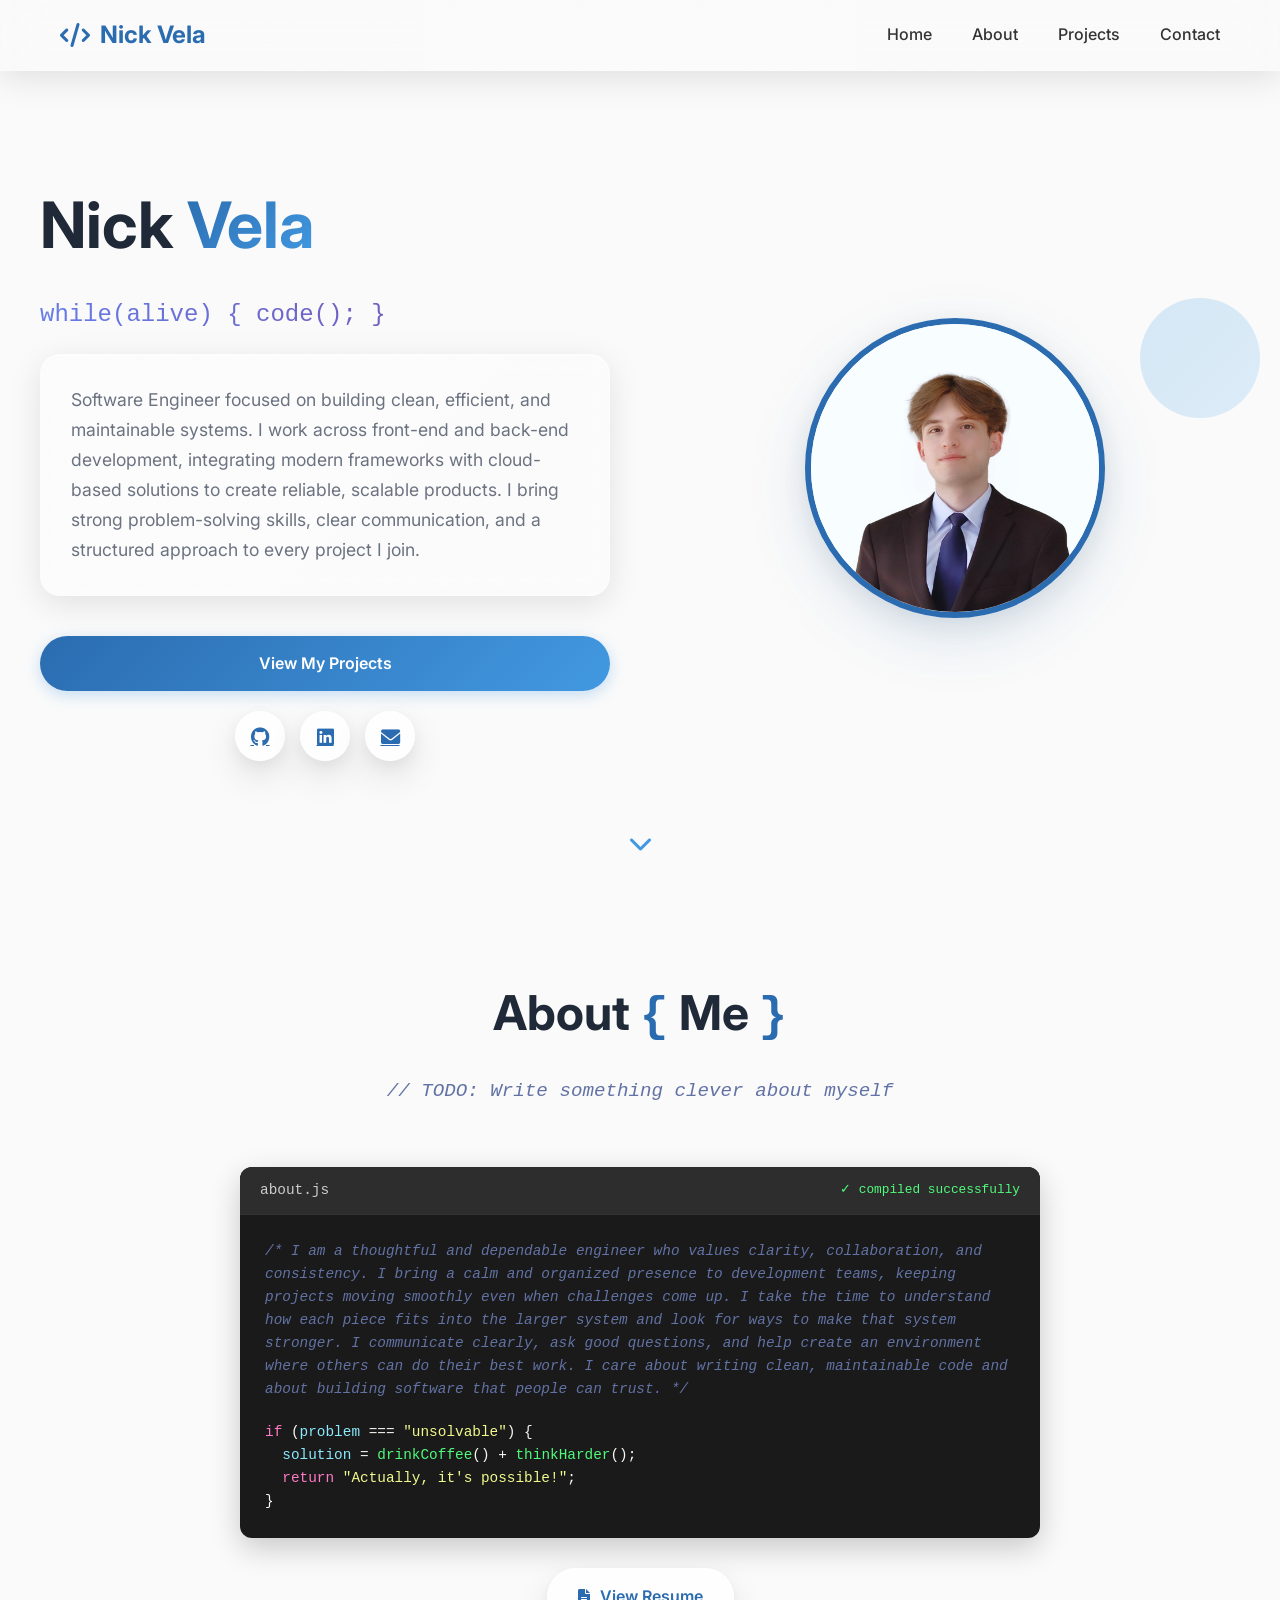
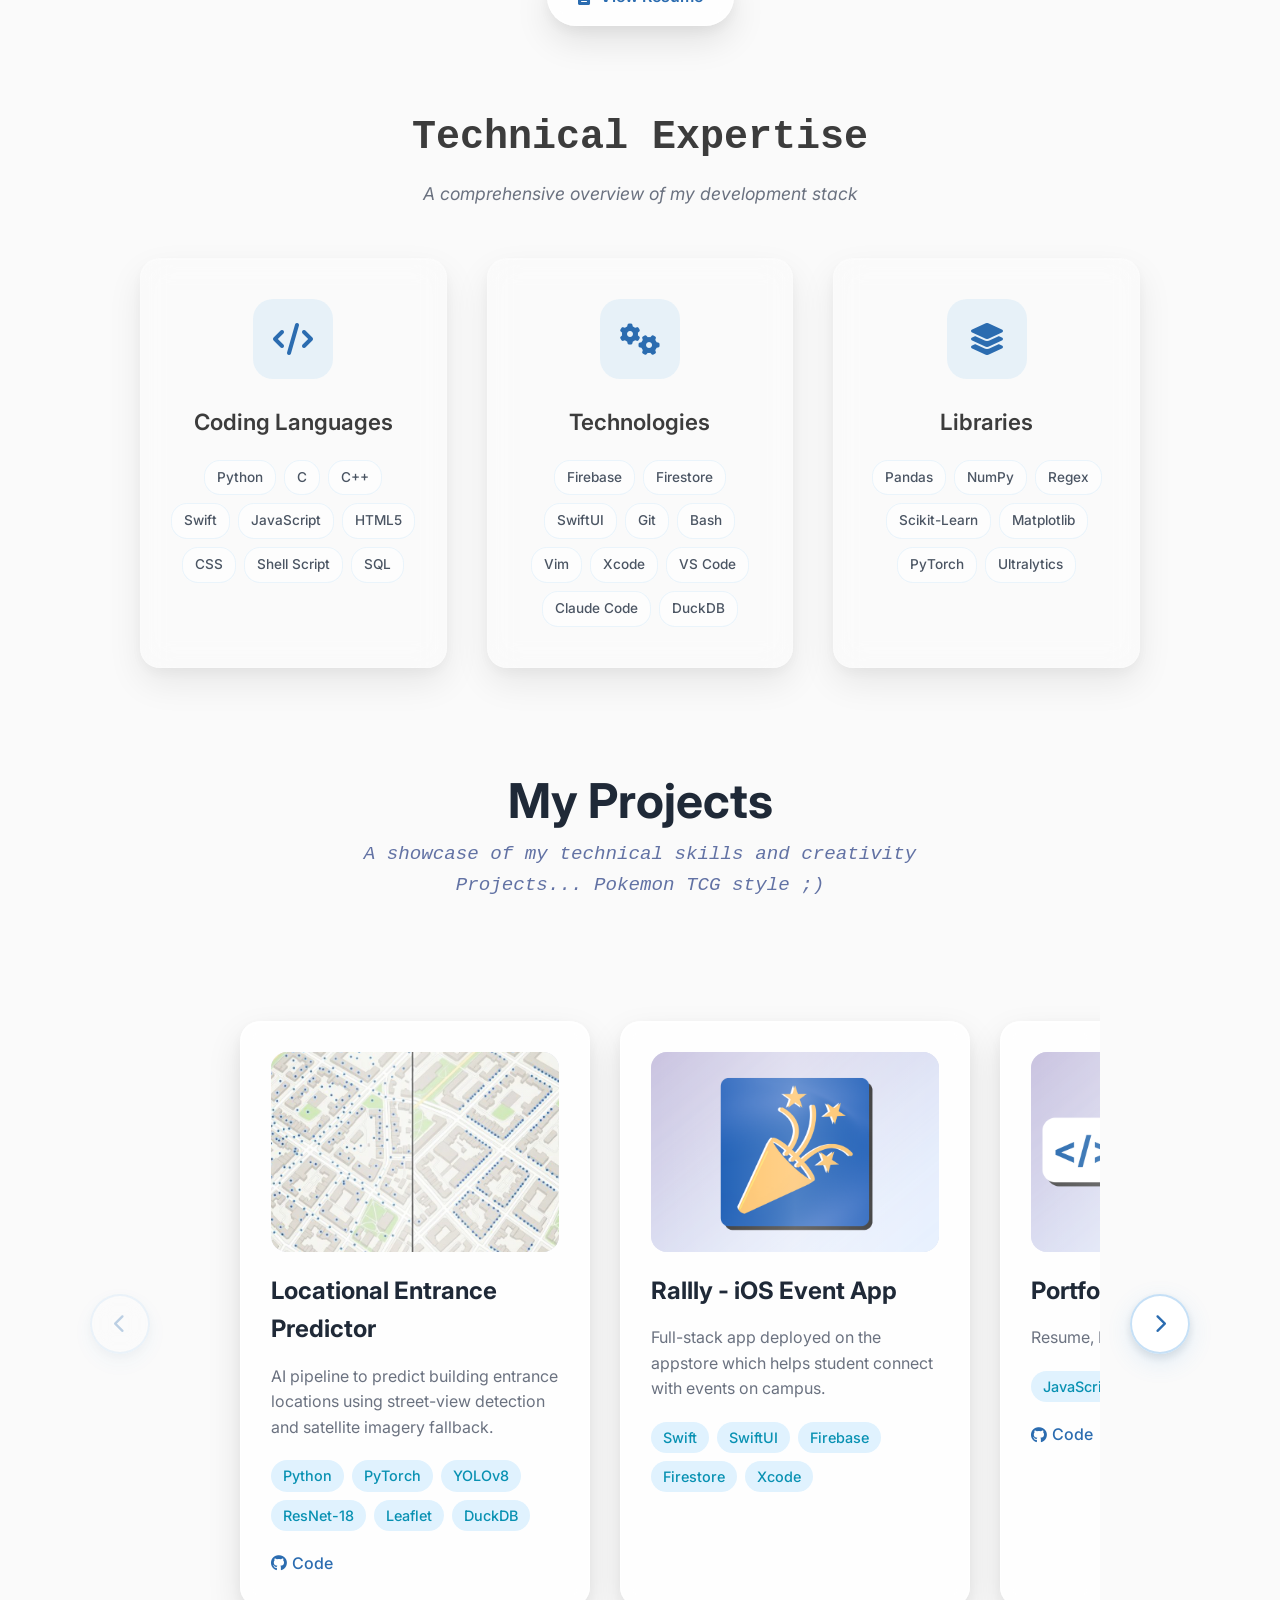
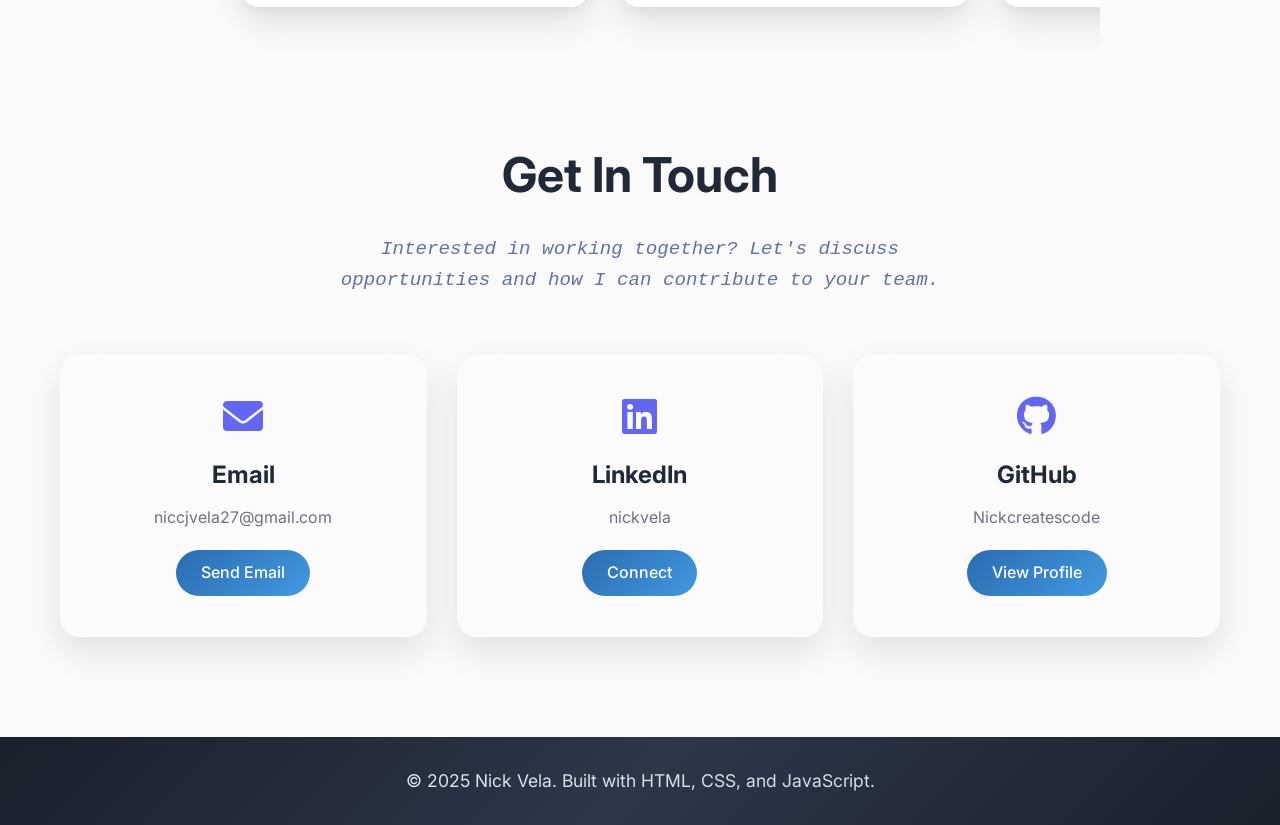
<file: index.html>
<!DOCTYPE html>
<html lang="en">
<head>
    <meta charset="UTF-8">
    <meta name="viewport" content="width=device-width, initial-scale=1.0">
    <title>Nick Vela - Software Engineer</title>
    <link rel="stylesheet" href="styles.css">
    <link href="https://cdnjs.cloudflare.com/ajax/libs/font-awesome/6.0.0/css/all.min.css" rel="stylesheet">
    <link href="https://fonts.googleapis.com/css2?family=Inter:wght@300;400;500;600;700&display=swap" rel="stylesheet">
</head>
<body>

    <!-- Navigation -->
    <nav class="navbar">
        <div class="nav-container">
            <div class="nav-logo">
                <i class="fas fa-code"></i>
                <span>Nick Vela</span>
            </div>
            <ul class="nav-menu">
                <li><a href="#home">Home</a></li>
                <li><a href="#about">About</a></li>
                <li><a href="#projects">Projects</a></li>
                <li><a href="#contact">Contact</a></li>
            </ul>
            <div class="hamburger">
                <span></span>
                <span></span>
                <span></span>
            </div>
        </div>
    </nav>

    <!-- Hero Section -->
    <section id="home" class="hero">
        <div class="hero-content">
            <div class="hero-text">
                <h1>Nick <span class="highlight">Vela</span></h1>
                <p class="tagline">while(alive) { code(); }</p>
                <p class="description">
                    Software Engineer focused on building clean, efficient, 
                    and maintainable systems. I work across front-end and back-end 
                    development, integrating modern frameworks with cloud-based 
                    solutions to create reliable, scalable products. I bring strong 
                    problem-solving skills, clear communication, and a structured 
                    approach to every project I join.
                </p>
                <div class="hero-buttons">
                    <a href="#projects" class="btn primary">View My Projects</a>
                    <div class="social-links">
                        <a href="https://github.com/Nickcreatescode" target="_blank"><i class="fab fa-github"></i></a>
                        <a href="https://www.linkedin.com/in/nickvela/" target="_blank"><i class="fab fa-linkedin"></i></a>
                        <a href="mailto:niccjvela27@gmail.com"><i class="fas fa-envelope"></i></a>
                    </div>
                </div>
            </div>
            <div class="hero-image">
                <div class="main-profile-picture">
                    <div class="profile-frame">
                        <img src="images/hero.jpeg" alt="Nick Vela Profile Photo" class="profile-image">
                    </div>
                    <div class="profile-accent"></div>
                </div>
            </div>
        </div>
        <div class="scroll-indicator">
            <i class="fas fa-chevron-down"></i>
        </div>
    </section>

    <!-- About Section -->
    <section id="about" class="about">
        <div class="container">
            <h2>About <span class="code-bracket">{</span> Me <span class="code-bracket">}</span></h2>
            <p class="section-subtitle">// TODO: Write something clever about myself</p>
            
            <div class="about-content">
                <div class="about-intro">
                    <div class="code-block-section">
                        <div class="code-header">
                            <span class="file-name">about.js</span>
                            <span class="file-status">✓ compiled successfully</span>
                        </div>
                        <div class="code-content">
                            <p class="code-comment">/* 
                             I am a thoughtful and dependable engineer who values clarity, collaboration, 
                             and consistency. I bring a calm and organized presence to development teams, 
                             keeping projects moving smoothly even when challenges come up. I take the time 
                             to understand how each piece fits into the larger system and look for ways to 
                             make that system stronger. I communicate clearly, ask good questions, and help 
                             create an environment where others can do their best work. I care about writing 
                             clean, maintainable code and about building software that people can trust.
                             */</p>
                            
                            <p class="code-statement">
                                <span class="code-keyword">if</span> (<span class="code-variable">problem</span> === <span class="code-string">"unsolvable"</span>) {<br>
                                &nbsp;&nbsp;<span class="code-variable">solution</span> = <span class="code-function">drinkCoffee</span>() + <span class="code-function">thinkHarder</span>();<br>
                                &nbsp;&nbsp;<span class="code-keyword">return</span> <span class="code-string">"Actually, it's possible!"</span>;<br>
                                }
                            </p>
                        </div>
                    </div>
                    <div class="resume-button-container">
                        <a href="resume.pdf" class="btn resume-btn">
                            <i class="fas fa-file-alt"></i>
                            View Resume
                        </a>
                    </div>
                </div>
                
                <div class="skills-section">
                    <div class="skills-header">
                        <h3>Technical Expertise</h3>
                        <p>A comprehensive overview of my development stack</p>
                    </div>
                    
                    <div class="skills-grid">
                        <div class="skill-category languages">
                            <div class="skill-icon">
                                <i class="fas fa-code"></i>
                            </div>
                            <h4>Coding Languages</h4>
                            <div class="skill-list">
                                <span>Python</span><span>C</span><span>C++</span>
                                <span>Swift</span><span>JavaScript</span><span>HTML5</span>
                                <span>CSS</span><span>Shell Script</span><span>SQL</span>
                            </div>
                        </div>
                        
                        <div class="skill-category technologies">
                            <div class="skill-icon">
                                <i class="fas fa-cogs"></i>
                            </div>
                            <h4>Technologies</h4>
                            <div class="skill-list">
                                <span>Firebase</span><span>Firestore</span><span>SwiftUI</span>
                                <span>Git</span><span>Bash</span><span>Vim</span><span>Xcode</span>
                                <span>VS Code</span><span>Claude Code</span><span>DuckDB</span>
                            </div>
                        </div>

                        <div class="skill-category libraries">
                            <div class="skill-icon">
                                <i class="fas fa-layer-group"></i>
                            </div>
                            <h4>Libraries</h4>
                            <div class="skill-list">
                                <span>Pandas</span><span>NumPy</span><span>Regex</span>
                                <span>Scikit-Learn</span><span>Matplotlib</span>
                                <span>PyTorch</span><span>Ultralytics</span>
                            </div>
                        </div>
                    </div>
                </div>
            </div>
        </div>
    </section>

    <!-- Projects Section -->
    <section id="projects" class="projects">
        <div class="container">
            <h2>My Projects</h2>
            <p class="section-subtitle">A showcase of my technical skills and creativity<br>Projects... Pokemon TCG style ;)</p>
            
            <div class="projects-container">
                <button class="projects-nav-button prev" id="projectsPrev">
                    <i class="fas fa-chevron-left"></i>
                </button>
                <div class="projects-scroll-container">
                    <div class="projects-list" id="projectsList">
                        <!-- Projects will be loaded from JavaScript -->
                    </div>
                </div>
                <button class="projects-nav-button next" id="projectsNext">
                    <i class="fas fa-chevron-right"></i>
                </button>
            </div>
        </div>
    </section>

    <!-- Contact Section -->
    <section id="contact" class="contact">
        <div class="container">
            <h2>Get In Touch</h2>
            <p class="section-subtitle">Interested in working together? Let's discuss opportunities and how I can contribute to your team.</p>
            
            <div class="contact-grid">
                <div class="contact-card">
                    <i class="fas fa-envelope"></i>
                    <h3>Email</h3>
                    <p>niccjvela27@gmail.com</p>
                    <a href="mailto:niccjvela27@gmail.com" class="contact-link">Send Email</a>
                </div>
                <div class="contact-card">
                    <i class="fab fa-linkedin"></i>
                    <h3>LinkedIn</h3>
                    <p>nickvela</p>
                    <a href="https://www.linkedin.com/in/nickvela/" target="_blank" class="contact-link">Connect</a>
                </div>
                <div class="contact-card">
                    <i class="fab fa-github"></i>
                    <h3>GitHub</h3>
                    <p>Nickcreatescode</p>
                    <a href="https://github.com/Nickcreatescode" target="_blank" class="contact-link">View Profile</a>
                </div>
            </div>
        </div>
    </section>

    <!-- Footer -->
    <footer class="footer">
        <div class="container">
            <p>&copy; 2025 Nick Vela. Built with HTML, CSS, and JavaScript.</p>
        </div>
    </footer>

    <!-- Project Modal -->
    <div id="projectModal" class="modal">
        <div class="modal-content">
            <span class="close">&times;</span>
            <div class="modal-body" id="modalBody">
                <!-- Modal content will be loaded dynamically -->
            </div>
        </div>
    </div>

    <!-- Scroll to Top Button -->
    <button id="scrollToTop" class="scroll-to-top">
        <i class="fas fa-chevron-up"></i>
    </button>

    <script src="script.js"></script>
</body>
</html>
</file>
<file: styles.css>
/* Reset and Base Styles */
* {
    margin: 0;
    padding: 0;
    box-sizing: border-box;
}

body {
    font-family: 'Inter', sans-serif;
    line-height: 1.6;
    color: #2d3748;
    overflow-x: hidden;
    background: #fafafa;
    position: relative;
}



html {
    scroll-behavior: smooth;
}
 
.container {
    max-width: 1200px;
    margin: 0 auto;
    padding: 0 20px;
}


/* Navigation */
.navbar {
    position: fixed;
    top: 0;
    width: 100%;
    background: rgba(255, 255, 255, 0.1);
    backdrop-filter: blur(20px) saturate(180%);
    border-bottom: 1px solid rgba(255, 255, 255, 0.2);
    box-shadow: 0 8px 32px rgba(0, 0, 0, 0.1);
    z-index: 1000;
    transition: all 0.3s ease;
}

.navbar::before {
    content: '';
    position: absolute;
    top: 0;
    left: 0;
    right: 0;
    bottom: 0;
    background: linear-gradient(90deg, 
        rgba(255, 255, 255, 0.1) 0%,
        rgba(255, 255, 255, 0.2) 50%,
        rgba(255, 255, 255, 0.1) 100%);
    z-index: -1;
}

.nav-container {
    max-width: 1200px;
    margin: 0 auto;
    padding: 0 20px;
    display: flex;
    justify-content: space-between;
    align-items: center;
    height: 70px;
}

.nav-logo {
    display: flex;
    align-items: center;
    gap: 10px;
    font-size: 1.5rem;
    font-weight: 700;
    color: #2b6cb0;
}

.nav-menu {
    display: flex;
    list-style: none;
    gap: 40px;
}

.nav-menu a {
    text-decoration: none;
    color: #333;
    font-weight: 500;
    transition: color 0.3s ease;
}

/* Navigation hover effect - desktop only */
@media (min-width: 769px) {
    .nav-menu a:hover {
        color: #2b6cb0;
    }
}

.hamburger {
    display: none;
    flex-direction: column;
    cursor: pointer;
}

.hamburger span {
    width: 25px;
    height: 3px;
    background: #333;
    margin: 3px 0;
    transition: 0.3s;
}

/* Hero Section */
.hero {
    min-height: 100vh;
    display: flex;
    align-items: center;
    padding: 75px 20px 40px;
    position: relative;
    overflow: hidden;
    background: #fafafa;
}

.hero-content {
    max-width: 1200px;
    margin: 0 auto;
    display: grid;
    grid-template-columns: 1fr 1fr;
    gap: 60px;
    align-items: center;
}


.hero h1 {
    font-size: 4rem;
    font-weight: 700;
    margin-bottom: 20px;
    color: #1f2937;
}

.highlight {
    background: linear-gradient(135deg, #2b6cb0, #4299e1);
    -webkit-background-clip: text;
    -webkit-text-fill-color: transparent;
    background-clip: text;
}

.tagline {
    font-size: 1.5rem;
    font-weight: 500;
    margin-bottom: 20px;
    color: #4b5563;
    font-family: 'Courier New', monospace;
    background: linear-gradient(45deg, #667eea, #764ba2);
    -webkit-background-clip: text;
    -webkit-text-fill-color: transparent;
    background-clip: text;
}

.description {
    font-size: 1.1rem;
    line-height: 1.7;
    margin-bottom: 40px;
    color: #6b7280;
    background: rgba(255, 255, 255, 0.25);
    backdrop-filter: blur(10px) saturate(180%);
    padding: 30px;
    border-radius: 20px;
    border: 1px solid rgba(255, 255, 255, 0.3);
    box-shadow: 
        0 8px 32px rgba(0, 0, 0, 0.1),
        inset 0 1px 0 rgba(255, 255, 255, 0.5);
    position: relative;
}

.description::before {
    content: '';
    position: absolute;
    top: 0;
    left: 0;
    right: 0;
    bottom: 0;
    background: linear-gradient(135deg, 
        rgba(255, 255, 255, 0.2) 0%,
        rgba(255, 255, 255, 0.05) 100%);
    border-radius: 20px;
    z-index: -1;
}

.hero-buttons {
    display: flex;
    flex-direction: column;
    gap: 20px;
}

.btn {
    display: inline-block;
    padding: 15px 30px;
    border-radius: 50px;
    text-decoration: none;
    font-weight: 600;
    transition: all 0.3s ease;
    text-align: center;
}

.btn.primary {
    background: linear-gradient(135deg, #2b6cb0, #4299e1);
    color: white;
    box-shadow: 0 4px 15px rgba(66, 153, 225, 0.3);
    position: relative;
    overflow: hidden;
}

.btn.primary::before {
    content: '';
    position: absolute;
    top: 0;
    left: -100%;
    width: 100%;
    height: 100%;
    background: linear-gradient(90deg, 
        transparent, 
        rgba(255, 255, 255, 0.3), 
        transparent);
    transition: left 0.5s;
}

/* Button hover effects - desktop only */
@media (min-width: 769px) {
    .btn.primary:hover::before {
        left: 100%;
    }

    .btn.primary:hover {
        background: linear-gradient(135deg, #2a69ac, #3182ce);
        transform: translateY(-3px);
        box-shadow: 0 6px 20px rgba(66, 153, 225, 0.4);
    }
}

.social-links {
    display: flex;
    gap: 15px;
    justify-content: center;
}

.social-links a {
    display: flex;
    align-items: center;
    justify-content: center;
    width: 50px;
    height: 50px;
    background: rgba(255, 255, 255, 0.8);
    border-radius: 50%;
    color: #2b6cb0;
    font-size: 1.2rem;
    transition: all 0.3s ease;
    box-shadow: 
        0 15px 35px rgba(0, 0, 0, 0.1),
        0 5px 15px rgba(0, 0, 0, 0.05),
        inset 0 1px 0 rgba(255, 255, 255, 0.6);
}

/* Social links hover effect - desktop only */
@media (min-width: 769px) {
    .social-links a:hover {
        background: linear-gradient(135deg, #2b6cb0, #4299e1);
        box-shadow: 0 6px 20px rgba(66, 153, 225, 0.4);
        color: white;
        transform: translateY(-3px);
    }
}

.hero-image {
    display: flex;
    justify-content: center;
    align-items: center;
}

.main-profile-picture {
    display: flex;
    justify-content: center;
    align-items: center;
    position: relative;
    width: 100%;
    height: 100%;
}

.profile-frame {
    width: 300px;
    height: 300px;
    border-radius: 50%;
    overflow: hidden;
    position: relative;
    background: linear-gradient(135deg, #ffffff, #f8fafc);
    border: 6px solid #2b6cb0;
    box-shadow: 
        0 20px 60px rgba(43, 108, 176, 0.15),
        0 8px 25px rgba(0, 0, 0, 0.08),
        inset 0 2px 0 rgba(255, 255, 255, 0.8);
    transition: all 0.4s cubic-bezier(0.175, 0.885, 0.32, 1.275);
    z-index: 2;
}

/* Profile frame hover effect - desktop only */
@media (min-width: 769px) {
    .profile-frame:hover {
        transform: scale(1.05) translateY(-10px);
        border-color: #4299e1;
        box-shadow: 
            0 30px 80px rgba(43, 108, 176, 0.25),
            0 15px 35px rgba(0, 0, 0, 0.12),
            inset 0 2px 0 rgba(255, 255, 255, 1);
    }
}

.profile-placeholder {
    width: 100%;
    height: 100%;
    display: flex;
    flex-direction: column;
    align-items: center;
    justify-content: center;
    background: linear-gradient(135deg, #e2e8f0, #cbd5e1);
    color: #4a5568;
    transition: all 0.3s ease;
}

.profile-placeholder i {
    font-size: 5rem;
    margin-bottom: 15px;
    color: #2b6cb0;
    transition: all 0.3s ease;
}

.profile-image {
    width: 100%;
    height: 100%;
    object-fit: cover;
    object-position: center;
    border-radius: 50%;
    transform: scale(1.5);
}

.upload-text {
    font-size: 1rem;
    font-weight: 600;
    text-align: center;
    color: #4a5568;
    letter-spacing: 0.5px;
}

/* Profile placeholder hover effects - desktop only */
@media (min-width: 769px) {
    .profile-placeholder:hover {
        background: linear-gradient(135deg, #cbd5e1, #a0aec0);
    }

    .profile-placeholder:hover i {
        color: #4299e1;
        transform: scale(1.15) rotate(5deg);
    }
}

.profile-accent {
    position: absolute;
    top: -20px;
    right: -20px;
    width: 120px;
    height: 120px;
    background: linear-gradient(135deg, #4299e1, #63b3ed);
    border-radius: 50%;
    opacity: 0.1;
    z-index: 1;
    animation: accentFloat 6s ease-in-out infinite;
}

/* Hide floating circle on mobile devices to prevent scrolling interference */
@media (max-width: 768px) {
    .profile-accent {
        display: none !important;
        visibility: hidden !important;
    }
    
    /* Ensure touch scrolling works properly on mobile */
    body {
        touch-action: manipulation;
        -webkit-overflow-scrolling: touch;
    }
    
    /* Enable smooth touch scrolling for all containers */
    * {
        touch-action: manipulation;
    }
    
    /* Allow both horizontal and vertical scrolling for projects */
    .projects-list {
        touch-action: pan-x pan-y;
    }
}

/* Additional mobile browser targeting */
@media (max-width: 480px) {
    .profile-accent {
        display: none !important;
        visibility: hidden !important;
    }
}

/* Target mobile devices with different orientations */
@media screen and (max-device-width: 768px) {
    .profile-accent {
        display: none !important;
        visibility: hidden !important;
    }
}

@keyframes accentFloat {
    0%, 100% {
        transform: translate(0, 0) scale(1);
    }
    50% {
        transform: translate(-10px, -10px) scale(1.1);
    }
}



.scroll-indicator {
    position: absolute;
    bottom: 30px;
    left: 50%;
    transform: translateX(-50%);
    animation: bounce 2s infinite;
    cursor: pointer;
    padding: 10px;
    transition: all 0.3s ease;
}

/* Scroll indicator hover effect - desktop only */
@media (min-width: 769px) {
    .scroll-indicator:hover {
        transform: translateX(-50%) scale(1.1);
        animation-play-state: paused;
    }
}

.scroll-indicator i {
    font-size: 1.5rem;
    color: #4299e1;
    transition: color 0.3s ease;
}

@media (min-width: 769px) {
    .scroll-indicator:hover i {
        color: #2b6cb0;
    }
}

@keyframes bounce {
    0%, 20%, 50%, 80%, 100% {
        transform: translateX(-50%) translateY(0);
    }
    40% {
        transform: translateX(-50%) translateY(-10px);
    }
    60% {
        transform: translateX(-50%) translateY(-5px);
    }
}

/* About Section */
.about {
    padding: 75px 20px;
    position: relative;
    overflow: hidden;
    background: #fafafa;
}


.about h2 {
    font-size: 3rem;
    text-align: center;
    margin-bottom: 20px;
    color: #1f2937;
}

.code-bracket {
    color: #2b6cb0;
    font-family: 'Courier New', monospace;
}

.section-subtitle {
    text-align: center;
    font-size: 1.2rem;
    color: #6b7280;
    margin-bottom: 60px;
    max-width: 600px;
    margin-left: auto;
    margin-right: auto;
    font-family: 'Courier New', monospace;
    color: #6272a4;
    font-style: italic;
}

.about-content {
    display: flex;
    flex-direction: column;
    gap: 80px;
    align-items: center;
}

.about-intro {
    width: 100%;
    max-width: 800px;
}

.code-block-section {
    background: #1a1a1a;
    border-radius: 12px;
    overflow: hidden;
    box-shadow: 0 10px 30px rgba(0, 0, 0, 0.2);
}

.code-header {
    background: #2d2d2d;
    padding: 12px 20px;
    display: flex;
    justify-content: space-between;
    align-items: center;
    border-bottom: 1px solid #333;
}

.file-name {
    color: #ccc;
    font-family: 'Courier New', monospace;
    font-size: 0.9rem;
}

.file-status {
    color: #50fa7b;
    font-family: 'Courier New', monospace;
    font-size: 0.8rem;
}

.code-content {
    padding: 25px;
    font-family: 'Courier New', monospace;
    font-size: 0.9rem;
    line-height: 1.6;
}

.code-comment {
    color: #6272a4;
    font-style: italic;
    margin-bottom: 20px;
    display: block;
}

.code-statement {
    color: #f8f8f2;
    margin-top: 15px;
}

.code-keyword { color: #ff79c6; }
.code-variable { color: #8be9fd; }
.code-string { color: #f1fa8c; }
.code-function { color: #50fa7b; }

.resume-button-container {
    margin-top: 30px;
    text-align: center;
}

.resume-btn {
    background: rgba(255, 255, 255, 0.8);
    backdrop-filter: blur(10px) saturate(180%);
    border: 1px solid rgba(255, 255, 255, 0.3);
    color: #2b6cb0;
    padding: 15px 30px;
    border-radius: 50px;
    text-decoration: none;
    font-weight: 600;
    display: inline-flex;
    align-items: center;
    gap: 10px;
    transition: all 0.4s cubic-bezier(0.175, 0.885, 0.32, 1.275);
    box-shadow: 
        0 15px 35px rgba(0, 0, 0, 0.1),
        0 5px 15px rgba(0, 0, 0, 0.05),
        inset 0 1px 0 rgba(255, 255, 255, 0.6);
    position: relative;
    overflow: hidden;
}

.resume-btn::before {
    content: '';
    position: absolute;
    top: 0;
    left: -100%;
    width: 100%;
    height: 100%;
    background: linear-gradient(90deg, 
        transparent, 
        rgba(255, 255, 255, 0.4), 
        transparent);
    transition: left 0.6s;
}

/* Resume button hover effects - desktop only */
@media (min-width: 769px) {
    .resume-btn:hover::before {
        left: 100%;
    }

    .resume-btn:hover {
        background: rgba(255, 255, 255, 0.95);
        transform: translateY(-3px) scale(1.02);
        box-shadow: 
            0 25px 50px rgba(43, 108, 176, 0.15),
            0 10px 25px rgba(0, 0, 0, 0.1),
            inset 0 1px 0 rgba(255, 255, 255, 0.8);
        color: #4299e1;
    }
}

.skills-section {
    width: 100%;
    max-width: 1000px;
}

.skills-header {
    text-align: center;
    margin-bottom: 50px;
}

.skills-header h3 {
    font-size: 2.5rem;
    color: #3c3c3c;
    margin-bottom: 10px;
    font-family: 'Courier New', monospace;
}

.skills-header p {
    font-size: 1.1rem;
    color: #6b7280;
    font-style: italic;
}

.skills-grid {
    display: grid;
    grid-template-columns: repeat(3, 1fr);
    gap: 40px;
    margin-top: 40px;
}

.skill-category {
    background: rgba(255, 255, 255, 0.15);
    backdrop-filter: blur(15px) saturate(180%);
    border-radius: 20px;
    padding: 40px 30px;
    text-align: center;
    transition: all 0.4s cubic-bezier(0.175, 0.885, 0.32, 1.275);
    border: 1px solid rgba(255, 255, 255, 0.2);
    position: relative;
    overflow: hidden;
    box-shadow: 
        0 15px 35px rgba(0, 0, 0, 0.08),
        0 5px 15px rgba(0, 0, 0, 0.04),
        inset 0 1px 0 rgba(255, 255, 255, 0.3);
}

.skill-category::before {
    content: '';
    position: absolute;
    top: 0;
    left: -100%;
    width: 100%;
    height: 100%;
    background: linear-gradient(90deg, 
        transparent, 
        rgba(255, 255, 255, 0.4), 
        transparent);
    transition: left 0.6s;
}

/* Skill category hover effects - desktop only */
@media (min-width: 769px) {
    .skill-category:hover::before {
        left: 100%;
    }

    .skill-category:hover {
        background: rgba(255, 255, 255, 0.25);
        box-shadow: 
            0 25px 50px rgba(0, 0, 0, 0.15),
            0 10px 25px rgba(0, 0, 0, 0.1),
            inset 0 1px 0 rgba(255, 255, 255, 0.8);
    }
}


.skill-icon {
    width: 80px;
    height: 80px;
    margin: 0 auto 25px;
    border-radius: 20px;
    display: flex;
    align-items: center;
    justify-content: center;
    font-size: 2rem;
    transition: all 0.3s ease;
    background: rgba(66, 153, 225, 0.1);
    color: #2b6cb0;
}

@media (min-width: 769px) {
    .skill-category:hover .skill-icon {
        transform: scale(1.2);
        background: rgba(66, 153, 225, 0.15);
        color: #4299e1;
    }
}


.skill-category h4 {
    font-size: 1.4rem;
    color: #3c3c3c;
    margin-bottom: 20px;
    font-weight: 600;
}

.skill-list {
    display: flex;
    flex-wrap: wrap;
    gap: 8px;
    justify-content: center;
}

.skill-list span {
    background: rgba(255, 255, 255, 0.6);
    padding: 6px 12px;
    border-radius: 16px;
    font-size: 0.85rem;
    font-weight: 500;
    color: #4b5563;
    transition: all 0.3s ease;
    border: 1px solid rgba(66, 153, 225, 0.1);
}

/* Skill list hover effect - desktop only */
@media (min-width: 769px) {
    .skill-list span:hover {
        background: rgba(66, 153, 225, 0.1);
        color: #2b6cb0;
        transform: translateY(-2px);
    }
}

/* Projects Section */
.projects {
    padding-bottom: 0px;
    padding-top: 20px;
    position: relative;
    overflow: hidden;
    background: #fafafa;
}


.projects h2 {
    font-size: 3rem;
    text-align: center;
    margin-bottom: 0px;
    color: #1f2937;
}

.projects-container {
    margin-top: 0px;
    position: relative;
    padding: 0px 0px;
    display: flex;
    align-items: center;
    gap: 30px;
    max-width: 1500px;
    margin-left: 30px;
    margin-right: 30px;
}

.projects-nav-button {
    background: rgba(255, 255, 255, 0.95);
    backdrop-filter: blur(10px);
    border: 2px solid rgba(66, 153, 225, 0.3);
    border-radius: 50%;
    width: 60px;
    height: 60px;
    display: flex;
    align-items: center;
    justify-content: center;
    cursor: pointer;
    font-size: 1.2rem;
    color: #2b6cb0;
    transition: all 0.3s cubic-bezier(0.175, 0.885, 0.32, 1.275);
    box-shadow: 
        0 8px 25px rgba(66, 153, 225, 0.15),
        0 4px 10px rgba(0, 0, 0, 0.1);
    position: relative;
    flex-shrink: 0;
}

.projects-nav-button::before {
    content: '';
    position: absolute;
    top: 0;
    left: 0;
    right: 0;
    bottom: 0;
    border-radius: 50%;
    background: linear-gradient(135deg, rgba(66, 153, 225, 0.1), rgba(129, 140, 248, 0.05));
    opacity: 0;
    transition: opacity 0.3s ease;
}

/* Project navigation button hover effects - desktop only */
@media (min-width: 769px) {
    .projects-nav-button:hover::before {
        opacity: 1;
    }

    .projects-nav-button:hover {
        background: rgba(255, 255, 255, 1);
        border-color: rgba(66, 153, 225, 0.5);
        transform: translateY(-3px) scale(1.05);
        box-shadow: 
            0 15px 35px rgba(66, 153, 225, 0.25),
            0 8px 15px rgba(0, 0, 0, 0.15);
        color: #4299e1;
    }
}

.projects-nav-button:active {
    transform: translateY(-1px) scale(1.02);
}

.projects-nav-button.disabled {
    opacity: 0.3;
    cursor: not-allowed;
    pointer-events: none;
    transform: translateY(0) scale(1);
}

@media (min-width: 769px) {
    .projects-nav-button.disabled:hover {
        transform: translateY(0) scale(1);
        box-shadow: 
            0 8px 25px rgba(66, 153, 225, 0.15),
            0 4px 10px rgba(0, 0, 0, 0.1);
    }
}

.projects-scroll-container {
    position: relative;
    overflow: hidden;
    padding: 40px 0 60px 0;
    flex: 1;
    min-width: 0;
}

.projects-scroll-container::-webkit-scrollbar {
    display: none;
}

.projects-list {
    display: flex;
    gap: 30px;
    padding: 20px 60px 20px 60px;
    width: max-content;
}

.project-card {
    background: rgba(255, 255, 255, 0.8);
    backdrop-filter: blur(10px) saturate(180%);
    border-radius: 20px;
    padding: 30px;
    box-shadow: 
        0 15px 35px rgba(0, 0, 0, 0.1),
        0 5px 15px rgba(0, 0, 0, 0.05),
        inset 0 1px 0 rgba(255, 255, 255, 0.6);
    border: 1px solid rgba(255, 255, 255, 0.3);
    transition: all 0.4s cubic-bezier(0.175, 0.885, 0.32, 1.275);
    cursor: pointer;
    min-width: 350px;
    max-width: 350px;
    position: relative;
    overflow: hidden;
}


.project-card::before {
    content: '';
    position: absolute;
    top: 0;
    left: -100%;
    width: 100%;
    height: 100%;
    background: linear-gradient(90deg, 
        transparent, 
        rgba(255, 255, 255, 0.4), 
        transparent);
    transition: left 0.6s;
}

/* Project card hover effects - desktop only */
@media (min-width: 769px) {
    .project-card:hover::before {
        left: 100%;
    }

    .project-card:hover {
        transform: translateY(-8px) scale(1.02);
        box-shadow: 
            0 25px 50px rgba(0, 0, 0, 0.15),
            0 10px 25px rgba(0, 0, 0, 0.1),
            inset 0 1px 0 rgba(255, 255, 255, 0.8);
    }
}


/* Project cover image container dimensions: 290px × 200px 
   (350px card width - 60px padding = 290px effective width) */
.project-image {
    height: 200px; /* Fixed height for consistent card layout */
    background: 
        linear-gradient(135deg, rgba(168, 85, 247, 0.1), rgba(59, 130, 246, 0.1)),
        linear-gradient(45deg, #f3f4f6, #e5e7eb);
    border-radius: 16px;
    margin-bottom: 20px;
    display: flex;
    align-items: center;
    justify-content: center;
    font-size: 3rem;
    color: #6366f1;
    position: relative;
    overflow: hidden;
    transition: all 0.3s ease;
}

/* Project cover image: Recommended dimensions 400×400px (square) or 400×300px (4:3 ratio)
   Images will fill the full 290×200px container */
.project-image img {
    width: 100%;
    height: 100%;
    object-fit: cover; /* Fills container completely */
    border-radius: 12px;
    padding: 0px;
}

.project-image::before {
    content: '';
    position: absolute;
    top: -50%;
    left: -50%;
    width: 200%;
    height: 200%;
    background: linear-gradient(45deg, 
        transparent 30%, 
        rgba(255, 255, 255, 0.3) 50%, 
        transparent 70%);
    transform: rotate(45deg);
    animation: image-shine 3s ease-in-out infinite;
}

@keyframes image-shine {
    0% { transform: translateX(-100%) translateY(-100%) rotate(45deg); }
    50% { transform: translateX(100%) translateY(100%) rotate(45deg); }
    100% { transform: translateX(-100%) translateY(-100%) rotate(45deg); }
}

@media (min-width: 769px) {
    .project-card:hover .project-image {
        transform: scale(1.05);
        background: 
            linear-gradient(135deg, rgba(168, 85, 247, 0.15), rgba(59, 130, 246, 0.15)),
            linear-gradient(45deg, #f3f4f6, #e5e7eb);
    }
}

.project-card h3 {
    font-size: 1.5rem;
    margin-bottom: 15px;
    color: #1f2937;
}

.project-card p {
    color: #6b7280;
    margin-bottom: 20px;
    line-height: 1.6;
}

.project-tech {
    display: flex;
    flex-wrap: wrap;
    gap: 8px;
    margin-bottom: 20px;
}

.tech-tag {
    background: #e0f2fe;
    color: #0891b2;
    padding: 4px 12px;
    border-radius: 20px;
    font-size: 0.9rem;
    font-weight: 500;
}

.project-links {
    display: flex;
    gap: 15px;
}

.project-link {
    color: #2b6cb0;
    text-decoration: none;
    font-weight: 500;
    display: flex;
    align-items: center;
    gap: 5px;
}

/* Project link hover effect - desktop only */
@media (min-width: 769px) {
    .project-link:hover {
        color: #4299e1;
    }
}

/* Contact Section */
.contact {
    padding: 50px 20px;
    position: relative;
    overflow: hidden;
    background: #fafafa;
}


.contact h2 {
    font-size: 3rem;
    text-align: center;
    margin-bottom: 20px;
    color: #1f2937;
}

.contact-grid {
    display: grid;
    grid-template-columns: repeat(auto-fit, minmax(300px, 1fr));
    gap: 30px;
    margin-top: 60px;
    margin-bottom: 50px;
}

.contact-card {
    background: rgba(255, 255, 255, 0.25);
    backdrop-filter: blur(15px) saturate(200%);
    padding: 40px;
    border-radius: 20px;
    text-align: center;
    box-shadow: 
        0 15px 35px rgba(0, 0, 0, 0.1),
        inset 0 1px 0 rgba(255, 255, 255, 0.6);
    border: 1px solid rgba(255, 255, 255, 0.3);
    transition: all 0.4s cubic-bezier(0.175, 0.885, 0.32, 1.275);
    position: relative;
    overflow: hidden;
}

.contact-card::before {
    content: '';
    position: absolute;
    top: -50%;
    left: -50%;
    width: 200%;
    height: 200%;
    background: radial-gradient(circle, rgba(255, 255, 255, 0.1) 0%, transparent 70%);
    opacity: 0;
    transition: opacity 0.3s ease;
}

/* Contact card hover effects - desktop only */
@media (min-width: 769px) {
    .contact-card:hover::before {
        opacity: 1;
    }

    .contact-card:hover {
        transform: translateY(-8px) rotateY(5deg);
        box-shadow: 
            0 25px 50px rgba(0, 0, 0, 0.15),
            inset 0 1px 0 rgba(255, 255, 255, 0.8);
    }
}

.contact-card i {
    font-size: 2.5rem;
    color: #6366f1;
    margin-bottom: 20px;
    transition: all 0.3s ease;
}

@media (min-width: 769px) {
    .contact-card:hover i {
        transform: scale(1.2) rotate(10deg);
        color: #4f46e5;
    }
}

.contact-card h3 {
    font-size: 1.5rem;
    margin-bottom: 10px;
    color: #1f2937;
}

.contact-card p {
    color: #6b7280;
    margin-bottom: 20px;
}

.contact-link {
    display: inline-block;
    background: linear-gradient(135deg, #2b6cb0, #4299e1);
    color: white;
    padding: 10px 25px;
    border-radius: 25px;
    text-decoration: none;
    font-weight: 500;
    transition: all 0.3s ease;
}

/* Contact link hover effect - desktop only */
@media (min-width: 769px) {
    .contact-link:hover {
        background: linear-gradient(135deg, #1a365d, #2a69ac);
        transform: translateY(-2px);
        box-shadow: 0 4px 15px rgba(66, 153, 225, 0.3);
    }
}

/* Footer */
.footer {
    background: 
        linear-gradient(135deg, #1a202c 0%, #2d3748 50%, #1a202c 100%),
        radial-gradient(ellipse at center, rgba(66, 153, 225, 0.1) 0%, transparent 70%);
    color: white;
    text-align: center;
    padding: 30px 20px;
    position: relative;
    overflow: hidden;
}


.footer p {
    font-size: 1.1rem;
    background: linear-gradient(135deg, #e2e8f0, #cbd5e1);
    -webkit-background-clip: text;
    -webkit-text-fill-color: transparent;
    background-clip: text;
}

/* Modal */
.modal {
    display: none;
    position: fixed;
    z-index: 2000;
    left: 0;
    top: 0;
    width: 100%;
    height: 100%;
    background-color: rgba(0, 0, 0, 0.5);
    backdrop-filter: blur(5px);
}

.modal-content {
    background-color: white;
    margin: 5% auto;
    padding: 0;
    border-radius: 16px;
    width: 90%;
    max-width: 800px;
    max-height: 80vh;
    overflow-y: auto;
    position: relative;
}

.close {
    position: absolute;
    right: 20px;
    top: 20px;
    color: #aaa;
    font-size: 28px;
    font-weight: bold;
    cursor: pointer;
    z-index: 1;
    background: white;
    border-radius: 50%;
    width: 40px;
    height: 40px;
    display: flex;
    align-items: center;
    justify-content: center;
    box-shadow: 0 2px 10px rgba(0, 0, 0, 0.1);
}

/* Modal close hover effect - desktop only */
@media (min-width: 769px) {
    .close:hover {
        color: #000;
    }
}

.modal-body {
    padding: 40px;
}

.modal-images {
    position: relative;
    margin: 20px 0;
}

.modal-images-container {
    display: flex;
    gap: 20px;
    overflow-x: auto;
    padding: 20px 0;
    scroll-behavior: smooth;
    align-items: center;
    min-height: 300px;
}

.modal-images-container::-webkit-scrollbar {
    height: 8px;
}

.modal-images-container::-webkit-scrollbar-track {
    background: #ffffff;
    border-radius: 4px;
}

.modal-images-container::-webkit-scrollbar-thumb {
    background: #888;
    border-radius: 4px;
}

@media (min-width: 769px) {
    .modal-images-container::-webkit-scrollbar-thumb:hover {
        background: #555;
    }
}

.modal-image {
    flex: 0 0 auto;
    max-width: 400px;
    max-height: 600px;
    border-radius: 12px;
    position: relative;
    display: flex;
    align-items: center;
    justify-content: center;
}

.modal-image img {
    max-width: 400px;
    max-height: 600px;
    width: 100%;
    height: 100%;
    object-fit: contain;
    border-radius: 12px;
    box-shadow: 0 4px 12px rgba(0, 0, 0, 0.15);
    display: block;
}

.emoji-display {
    font-size: 4rem;
    display: flex;
    align-items: center;
    justify-content: center;
    width: 100%;
    height: 100%;
}

.modal-scroll-button {
    position: absolute;
    top: 50%;
    transform: translateY(-50%);
    background: rgba(255, 255, 255, 0.9);
    border: none;
    border-radius: 50%;
    width: 40px;
    height: 40px;
    cursor: pointer;
    font-size: 1.2rem;
    color: #2b6cb0;
    transition: all 0.3s ease;
    z-index: 10;
    box-shadow: 0 4px 12px rgba(0, 0, 0, 0.15);
}

/* Modal scroll button hover effect - desktop only */
@media (min-width: 769px) {
    .modal-scroll-button:hover {
        background: white;
        transform: translateY(-50%) scale(1.1);
        box-shadow: 0 6px 20px rgba(0, 0, 0, 0.2);
    }
}

.modal-scroll-button.prev {
    left: 10px;
}

.modal-scroll-button.next {
    right: 10px;
}

/* Scroll to Top */
.scroll-to-top {
    position: fixed;
    bottom: 30px;
    right: 30px;
    background: linear-gradient(135deg, #2b6cb0, #4299e1);
    color: white;
    border: none;
    border-radius: 50%;
    width: 55px;
    height: 55px;
    cursor: pointer;
    display: none;
    align-items: center;
    justify-content: center;
    font-size: 1.3rem;
    transition: all 0.4s cubic-bezier(0.175, 0.885, 0.32, 1.275);
    z-index: 1000;
    box-shadow: 
        0 8px 25px rgba(66, 153, 225, 0.4),
        0 0 20px rgba(66, 153, 225, 0.2);
    backdrop-filter: blur(10px);
}

/* Scroll to top hover effect - desktop only */
@media (min-width: 769px) {
    .scroll-to-top:hover {
        background: linear-gradient(135deg, #1a365d, #2a69ac);
        transform: translateY(-5px) scale(1.1);
        box-shadow: 
            0 15px 35px rgba(66, 153, 225, 0.6),
            0 0 30px rgba(66, 153, 225, 0.4);
    }
}

.scroll-to-top::before {
    content: '';
    position: absolute;
    top: -2px;
    left: -2px;
    right: -2px;
    bottom: -2px;
    border-radius: 50%;
    background: linear-gradient(45deg, #2b6cb0, #4299e1, #63b3ed, #90cdf4);
    background-size: 300% 300%;
    animation: rotate-border 3s linear infinite;
    z-index: -1;
}

@keyframes rotate-border {
    0% { background-position: 0% 50%; }
    50% { background-position: 100% 50%; }
    100% { background-position: 0% 50%; }
}

/* Responsive Design */
@media (max-width: 768px) {
    /* Navigation improvements */
    .nav-menu {
        position: fixed;
        left: -100%;
        top: 70px;
        flex-direction: column;
        background-color: white;
        width: 100%;
        text-align: center;
        transition: 0.3s;
        box-shadow: 0 10px 27px rgba(0, 0, 0, 0.05);
        padding: 30px 0;
        gap: 25px;
    }

    .nav-menu a {
        padding: 15px 20px;
        font-size: 1.1rem;
        display: block;
        border-radius: 8px;
        margin: 0 20px;
        transition: all 0.3s ease;
    }

    /* Mobile navigation - no hover effects needed */

    .nav-menu.active {
        left: 0;
    }

    .hamburger {
        display: flex;
        padding: 10px;
    }

    .hamburger span {
        height: 3px;
        background-color: #2b6cb0;
        margin: 3px 0;
        transition: 0.3s;
    }

    /* Hero section improvements */
    .hero {
        padding: 100px 0 60px 0;
        min-height: auto;
    }
    
    /* Fix scroll indicator positioning on mobile */
    .scroll-indicator {
        bottom: 15px; /* Move down from 30px to 15px to prevent overlap with image */
    }

    .hero-content {
        grid-template-columns: 1fr;
        text-align: center;
        gap: 30px; /* Reduced from 50px to make room for arrow */
        padding: 0 20px;
    }
    
    /* Adjust profile frame size on mobile for better spacing */
    .profile-frame {
        width: 250px;
        height: 250px;
    }

    .hero h1 {
        font-size: 2.8rem;
        line-height: 1.2;
        margin-bottom: 20px;
    }

    .hero p {
        font-size: 1.1rem;
        line-height: 1.7;
        margin-bottom: 30px;
        max-width: 100%;
    }

    /* Button improvements */
    .cta-buttons {
        gap: 15px;
        flex-direction: column;
        align-items: center;
    }

    .cta-buttons .btn {
        padding: 15px 40px;
        font-size: 1rem;
        width: 280px;
        text-align: center;
    }
    
    /* Improve social links touch targets on mobile */
    .social-links {
        margin-top: 10px;
    }
    
    .social-links a {
        width: 55px;
        height: 55px;
        font-size: 1.3rem;
    }

    /* Section spacing */
    section {
        padding: 60px 0;
    }

    .section-header {
        margin-bottom: 40px;
        text-align: center;
    }

    .section-header h2 {
        font-size: 2.2rem;
        margin-bottom: 15px;
    }

    /* Skills section */
    .skills-grid {
        grid-template-columns: 1fr;
        gap: 25px;
        padding: 0 10px;
    }
    
    .skill-category {
        padding: 25px 20px;
        margin: 0 10px;
    }
    
    .skills-header h3 {
        font-size: 1.8rem;
        margin-bottom: 15px;
    }

    .skill-icons {
        justify-content: center;
        gap: 15px;
    }

    .skill-icon {
        width: 50px;
        height: 50px;
        font-size: 1.8rem;
    }

    /* Contact section */
    .contact-grid {
        grid-template-columns: 1fr;
        gap: 30px;
        padding: 0 20px;
    }

    .contact-info h3 {
        font-size: 1.5rem;
        margin-bottom: 20px;
    }

    .contact-item {
        padding: 20px;
        margin-bottom: 15px;
        border-radius: 12px;
        background: white;
        box-shadow: 0 4px 12px rgba(0, 0, 0, 0.1);
    }

    /* Form improvements */
    .contact-form {
        padding: 30px 20px;
    }

    .form-group {
        margin-bottom: 25px;
    }

    .form-group input,
    .form-group textarea {
        padding: 15px;
        font-size: 1rem;
        border-radius: 8px;
        border: 2px solid #e2e8f0;
        width: 100%;
    }

    .form-group label {
        font-size: 1rem;
        margin-bottom: 8px;
        font-weight: 600;
    }

    /* Projects section - mobile horizontal scroll */
    .projects-container {
        margin-left: 0px;
        margin-right: 0px;
        padding: 0 0px;
    }
    
    .projects-nav-button {
        display: none !important; /* Hide arrow buttons on mobile */
    }
    
    .projects-scroll-container {
        overflow-x: auto;
        overflow-y: visible;
        padding: 40px 0 60px 0;
        -webkit-overflow-scrolling: touch;
        scroll-behavior: smooth;
        scrollbar-width: none; /* Firefox */
    }
    
    .projects-scroll-container::-webkit-scrollbar {
        display: none; /* Chrome, Safari */
    }
    
    .projects-list {
        display: flex;
        gap: 20px;
        padding: 20px 20px;
        width: max-content;
        overflow-x: auto;
        -webkit-overflow-scrolling: touch;
    }

    .project-card {
        min-width: 300px;
        max-width: 300px;
        margin: 0 0px;
        padding: 25px 20px;
        flex-shrink: 0; /* Prevent cards from shrinking */
    }

    .project-card h4 {
        font-size: 1.3rem;
        margin-bottom: 12px;
    }

    .project-card p {
        font-size: 0.95rem;
        line-height: 1.6;
    }

    /* Footer improvements */
    .footer {
        padding: 40px 0 30px 0;
        text-align: center;
    }

    .footer-content {
        flex-direction: column;
        gap: 20px;
        padding: 0 20px;
    }
}

@media (max-width: 480px) {
    /* Extra small screen optimizations */
    .container {
        padding: 0 15px;
    }

    .hero h1 {
        font-size: 2.2rem;
        line-height: 1.1;
    }

    .hero p {
        font-size: 1rem;
        padding: 0 10px;
    }

    .hero-content {
        padding: 0 15px;
        gap: 25px; /* Further reduced for smaller screens */
    }
    
    /* Smaller profile frame on very small screens */
    .profile-frame {
        width: 200px;
        height: 200px;
    }
    
    /* Ensure scroll indicator is well positioned on small screens */
    .scroll-indicator {
        bottom: 10px;
    }

    .cta-buttons .btn {
        width: 250px;
        padding: 12px 30px;
        font-size: 0.95rem;
    }

    .section-header h2 {
        font-size: 2rem;
    }

    .nav-menu a {
        font-size: 1rem;
        padding: 12px 15px;
    }

    .skill-category {
        margin: 0 5px;
        padding: 20px 15px;
    }

    .skills-header h3 {
        font-size: 1.6rem;
    }

    .skill-icon {
        width: 45px;
        height: 45px;
        font-size: 1.6rem;
    }

    .project-card {
        min-width: 280px;
        max-width: 280px;
        padding: 20px 15px;
        margin: 0 0px;
        flex-shrink: 0;
    }

    .project-card h4 {
        font-size: 1.2rem;
    }

    .project-card p {
        font-size: 0.9rem;
    }

    .contact-grid {
        padding: 0 15px;
    }

    .contact-form {
        padding: 25px 15px;
    }

    .form-group input,
    .form-group textarea {
        padding: 12px;
        font-size: 0.95rem;
    }

    .contact-item {
        padding: 15px;
        margin-bottom: 12px;
    }

    .modal-content {
        width: 95%;
        margin: 5% auto;
        border-radius: 12px;
    }

    .modal-body {
        padding: 20px 15px;
    }

    .modal h3 {
        font-size: 1.4rem;
        margin-bottom: 15px;
    }

    .modal p {
        font-size: 0.95rem;
        line-height: 1.6;
    }

    .footer-content {
        padding: 0 15px;
        font-size: 0.9rem;
    }
}
</file>
